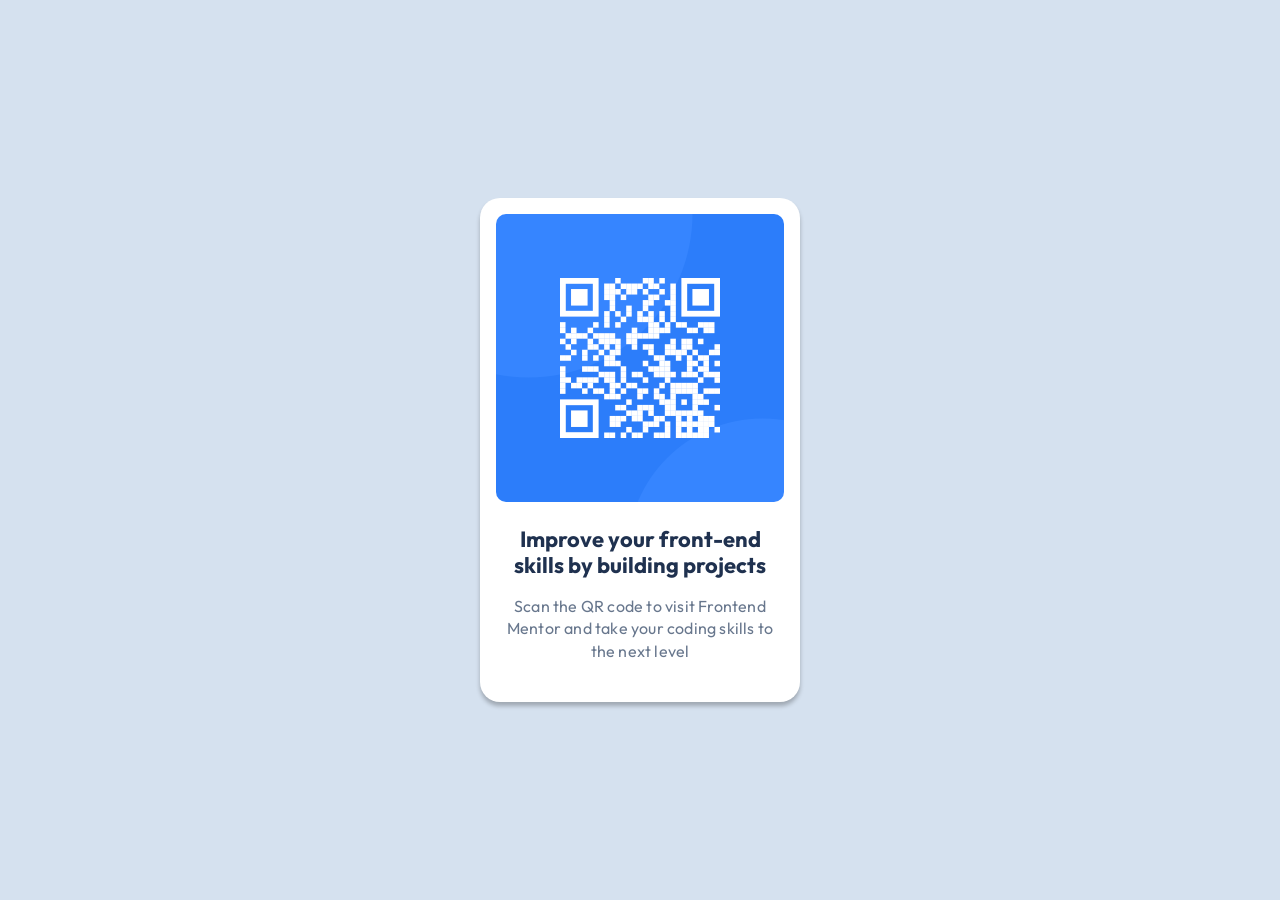
<file: 01-qr-code-component/index.html>
<!doctype html>
<html lang="en">
  <head>
    <meta charset="UTF-8" />
    <meta name="viewport" content="width=device-width, initial-scale=1.0" />
    <title>QR Code Component</title>
    <link rel="preconnect" href="https://fonts.googleapis.com" />
    <link rel="preconnect" href="https://fonts.gstatic.com" crossorigin />
    <link
      href="https://fonts.googleapis.com/css2?family=Outfit:wght@100..900&display=swap"
      rel="stylesheet"
    />
    <link rel="stylesheet" href="style.css" />
  </head>
  <body>
    <main class="main">
      <div class="card">
        <img
          src="imgs/image-qr-code.png"
          alt="A QR Code taking to the Frontend Mentor website"
          class="card__image"
          width="288"
          height="288"
        />
        <div class="card__content">
          <h1 class="card__title">
            Improve your front-end skills by building projects
          </h1>
          <p class="card__text">
            Scan the QR code to visit Frontend Mentor and take your coding
            skills to the next level
          </p>
        </div>
      </div>
    </main>
  </body>
</html>
</file>
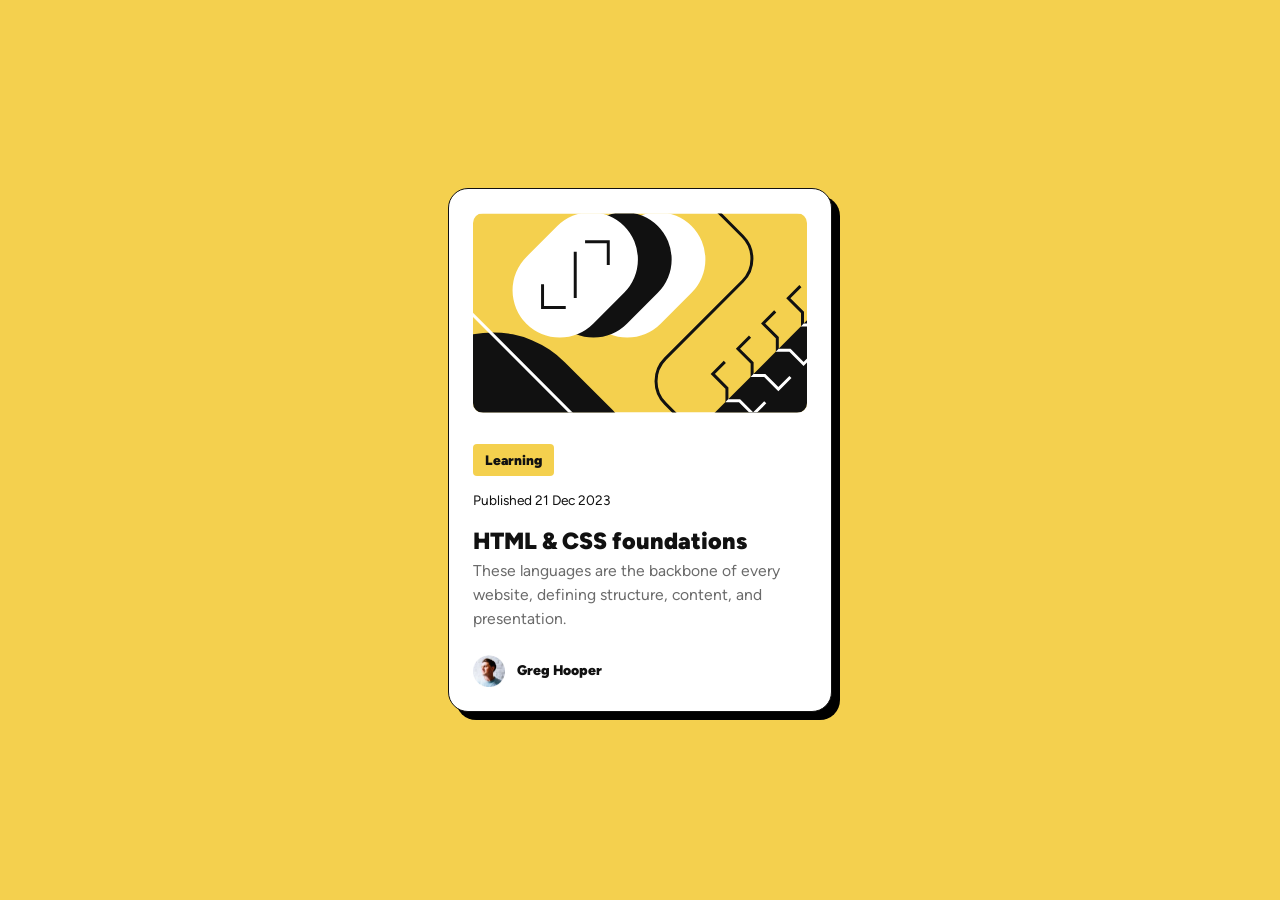
<file: 02-blog-preview-card/index.html>
<!doctype html>
<html lang="en">
  <head>
    <meta charset="UTF-8" />
    <meta name="viewport" content="width=device-width, initial-scale=1.0" />
    <title>Blog Preview Card</title>
    <link rel="stylesheet" href="style.css" />
  </head>
  <body>
    <article class="card">
      <img
        class="card__img"
        src="imgs/illustration-article.svg"
        alt="An illustration representing programming code"
      />
      <p class="card__category">Learning</p>
      <p class="card__date">
        Published <time datetime="2023-12-21">21 Dec 2023</time>
      </p>
      <h1 class="card__title">HTML & CSS foundations</h1>
      <p class="card__description">
        These languages are the backbone of every website, defining structure,
        content, and presentation.
      </p>
      <div class="card__signature">
        <img
          src="imgs/image-avatar.webp"
          alt="A photo of Greg Hooper looking right"
          class="card__profile-picture"
        />
        <p class="card__author">Greg Hooper</p>
      </div>
    </article>
  </body>
</html>
</file>
<file: 01-qr-code-component/style.css>
* {
  padding: 0;
  margin: 0;
  box-sizing: border-box;
}

body {
  background-color: #d5e1ef;
  display: flex;
  justify-content: center;
  align-items: center;
  min-height: 100vh;
  font-family: Outfit, sans-serif;
  text-align: center;
}

.card {
  width: 20rem;
  background-color: #fff;
  display: flex;
  flex-direction: column;
  align-items: center;
  border-radius: 1.25rem;
  padding: 1rem 1rem 2.5rem 1rem;
  gap: 1.5rem;
  box-shadow: 0 0.25rem 0.25rem 0 rgba(0, 0, 0, 0.25);
}

.card__image {
  width: 18rem;
  height: 18rem;

  border-radius: 0.625rem;
}

.card__title {
  font-size: 1.375rem;
  line-height: 120%;
  letter-spacing: 0;
  margin-bottom: 1rem;
  color: #1f314f;
}

.card__text {
  font-size: 1rem;
  line-height: 140%;
  letter-spacing: 0.0125rem;
  font-weight: 400;
  color: #68778d;
}
</file>
<file: 02-blog-preview-card/style.css>
@font-face {
  font-family: Figtree;
  src: url(fonts/Figtree-VariableFont_wght.ttf) format("truetype");
  font-weight: 100 900;
}

* {
  margin: 0;
  padding: 0;
  box-sizing: border-box;
}

body {
  background-color: #f4d04e;
  padding: 1.5rem;
  display: flex;
  justify-content: center;
  align-items: center;
  min-height: 100vh;
  font-family: Figtree, sans-serif;
  color: #111;
  line-height: 150%;
}

.card {
  width: 100%;
  max-width: 24rem;
  background-color: #fff;
  padding: 1.5rem;
  border-radius: 1.25rem;
  box-shadow: 0.5rem 0.5rem #000;
  border: #111 solid 1px;
}

.card__img {
  width: 100%;
  margin-bottom: 1.5rem;
  border-radius: 0.625rem;
}

.card__category {
  font-size: clamp(0.75rem, 0.706rem + 0.1878vw, 0.875rem);
  font-weight: 900;
  padding: 0.25rem 0.75rem;
  background-color: #f4d04e;
  border-radius: 0.25rem;
  margin-bottom: 0.75rem;
  width: fit-content;
}

.card__date {
  font-size: clamp(0.75rem, 0.706rem + 0.1878vw, 0.875rem);
  margin-bottom: 0.75rem;
}

.card__title {
  font-size: clamp(1.25rem, 1.162rem + 0.3756vw, 1.5rem);
  font-weight: 900;
  line-height: 150%;
}

.card__description {
  color: #6b6b6b;
  font-size: clamp(0.875rem, 0.831rem + 0.1878vw, 1rem);
  margin-bottom: 1.5rem;
}

.card__signature {
  display: flex;
  align-items: center;
  gap: 0.75rem;
}

.card__profile-picture {
  width: 2rem;
  height: 2rem;
}

.card__author {
  font-size: 0.875rem;
  font-weight: 900;
}
</file>
